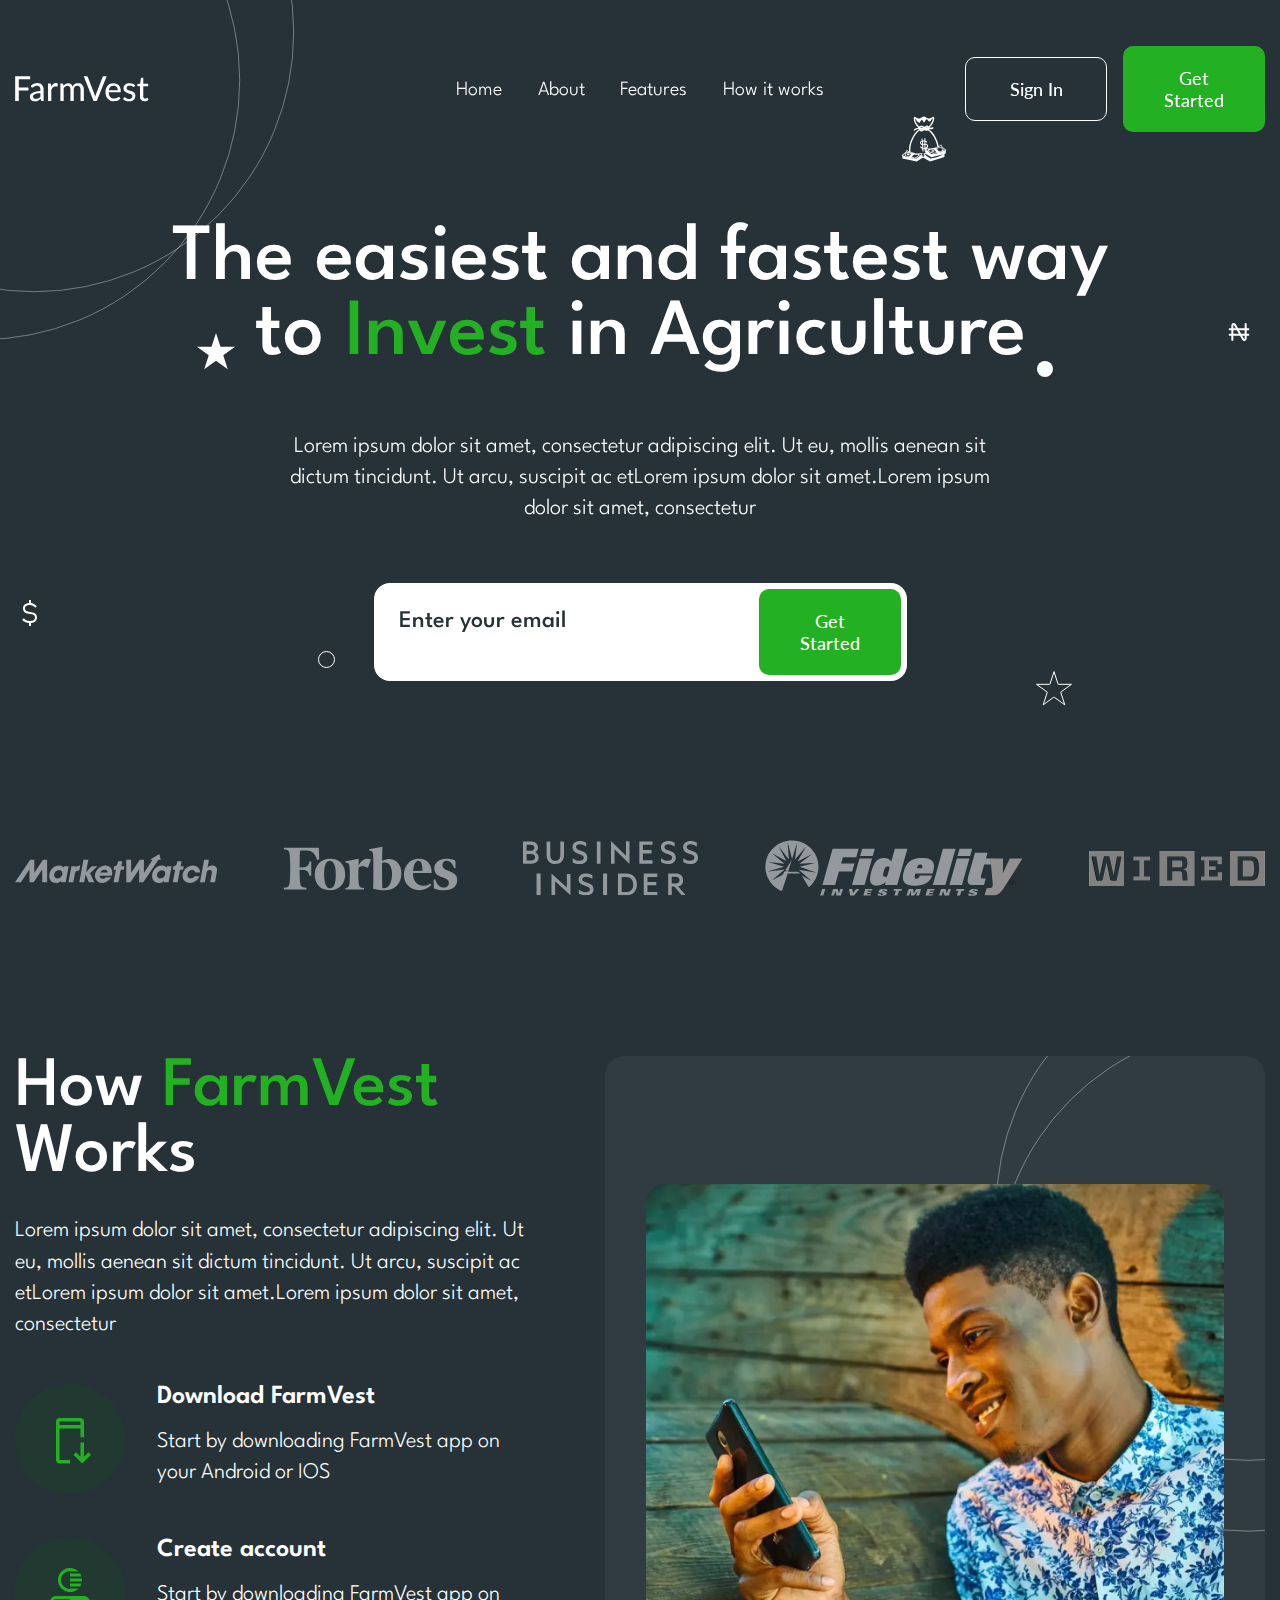
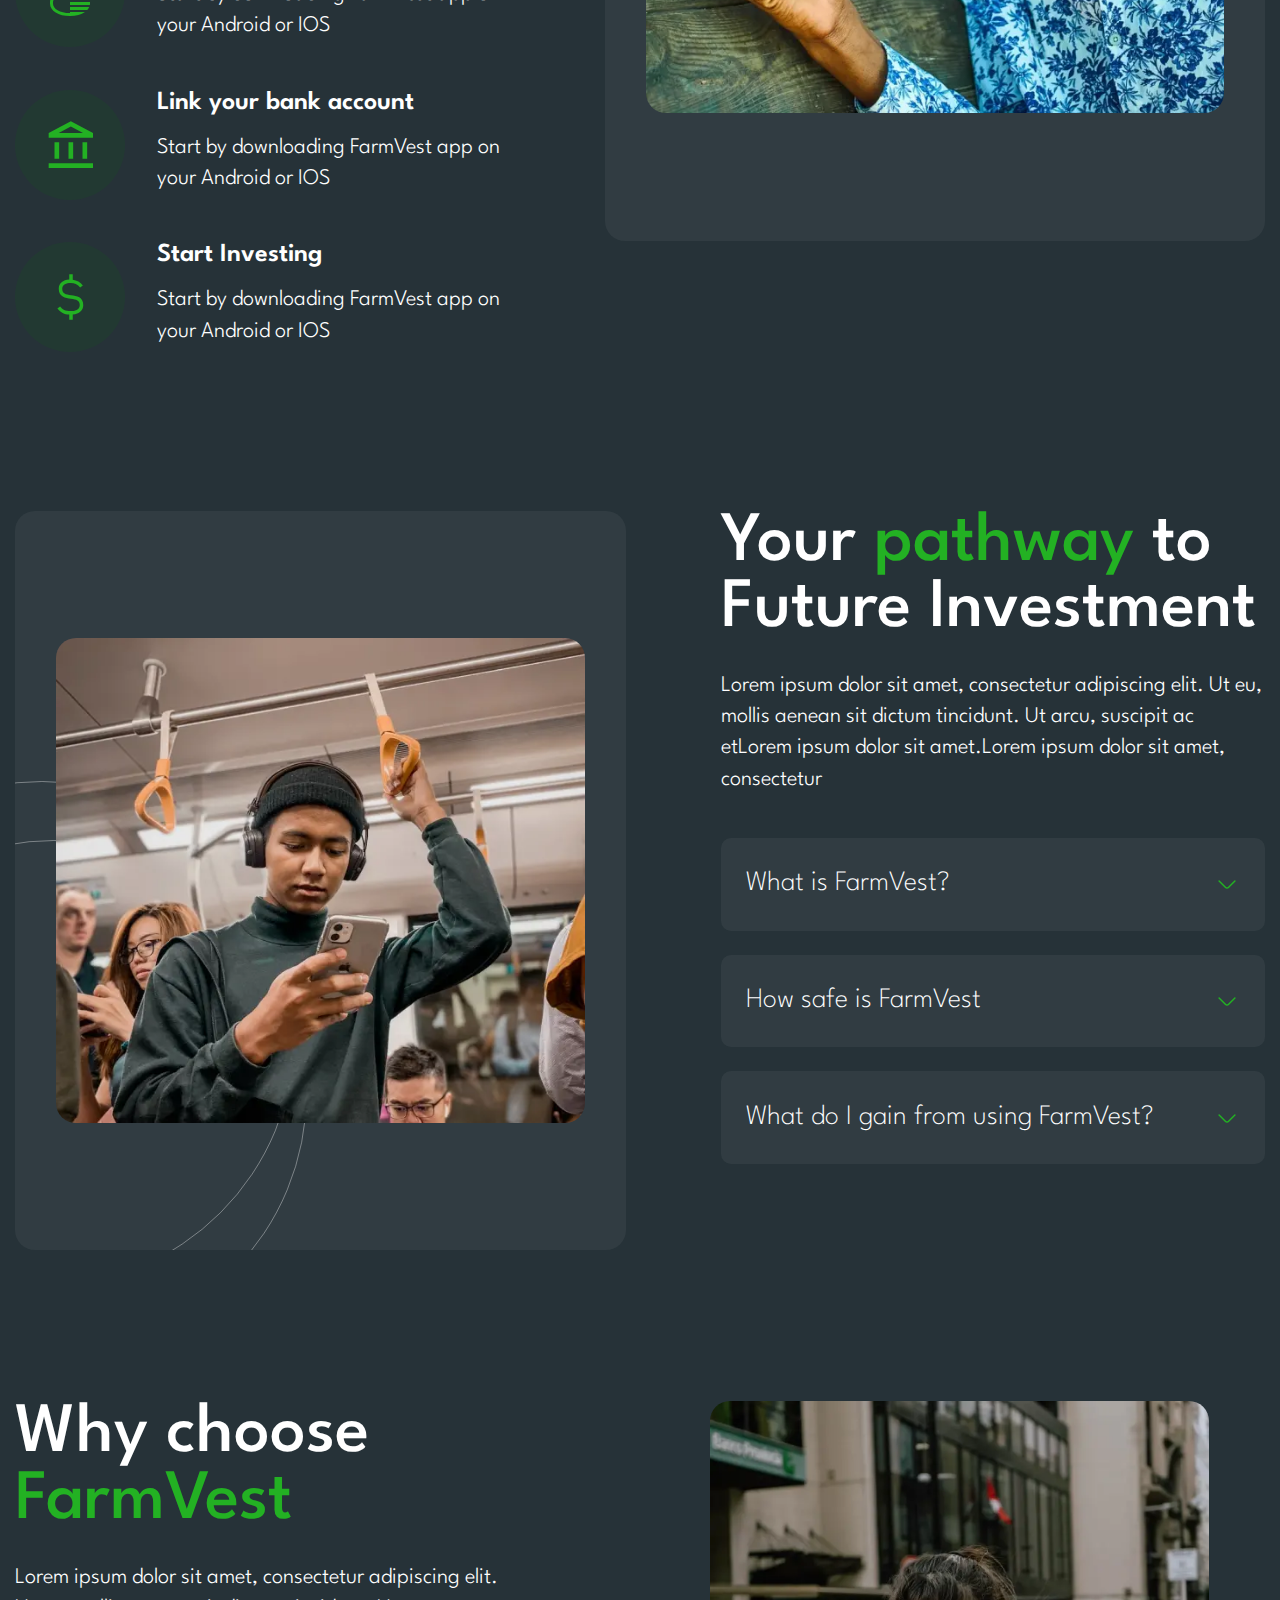
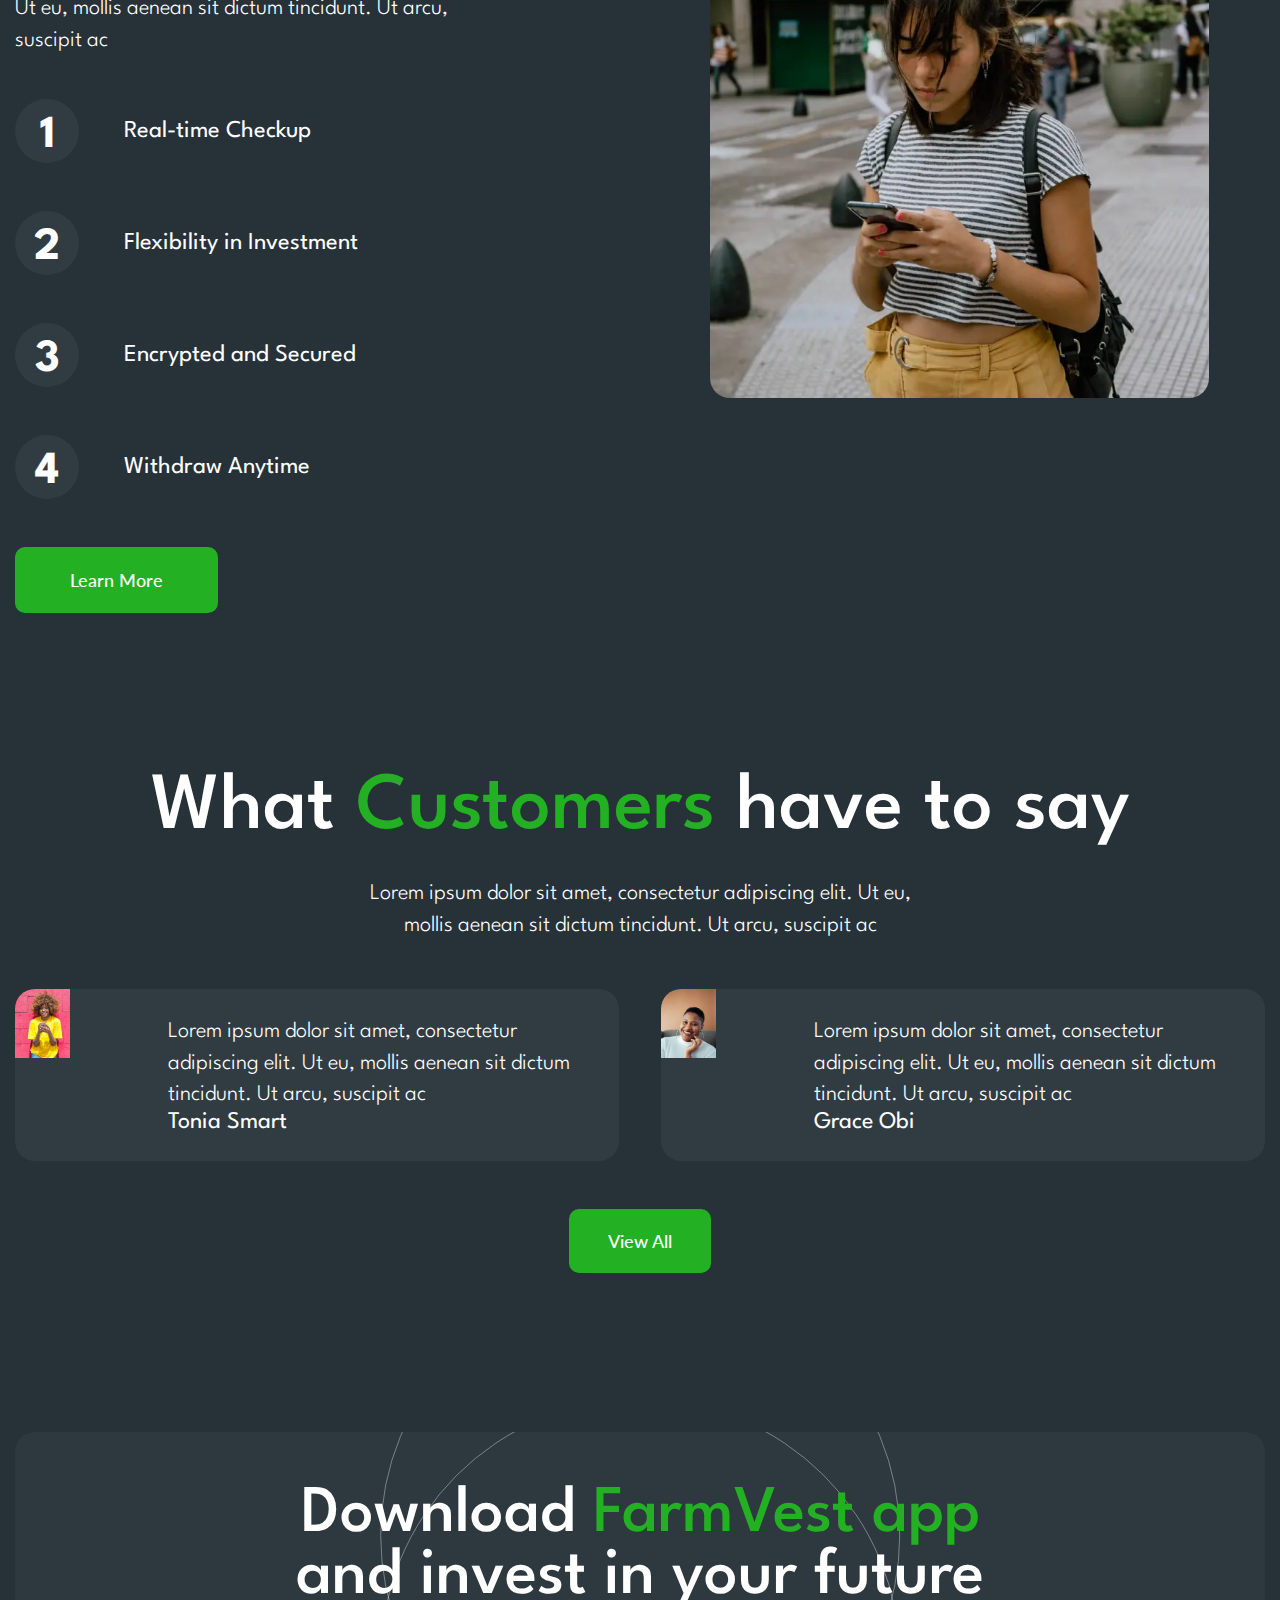
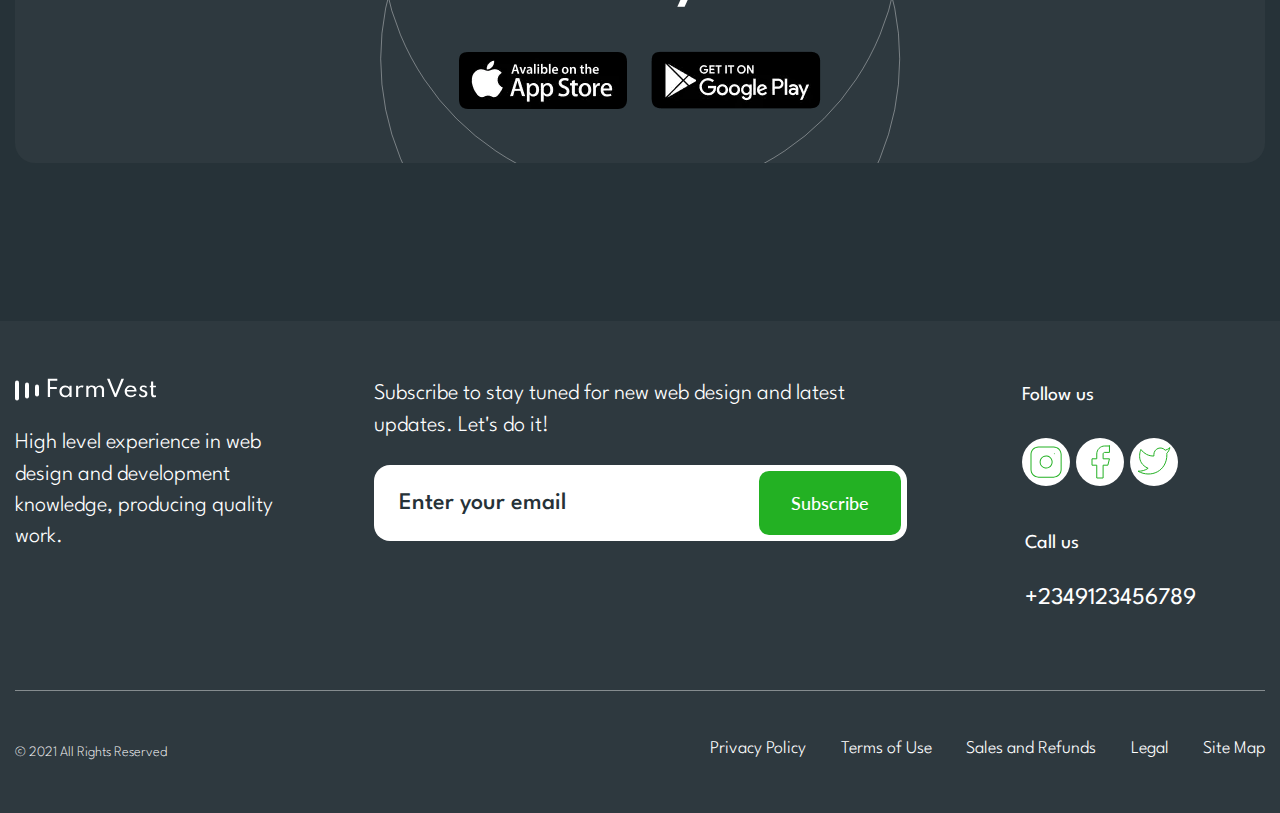
<file: docs/index.html>
<!DOCTYPE html>
<html lang="eng">

<head>
	<title>FarmVest</title>
	<meta charset="UTF-8">
	<meta name="format-detection" content="telephone=no">
	<!-- <style>body{opacity: 0;}</style> -->
	<link rel="stylesheet" href="css/style.min.css?_v=20221101233719">
	<!-- <link rel="shortcut icon" href="favicon.ico"> -->
	<!-- <meta name="robots" content="noindex, nofollow"> -->
	<meta name="viewport" content="width=device-width, initial-scale=1.0">
</head>

<body>
	<div class="wrapper">
		<header class="header">
			<div class="header__container-big">
				<a href="" class="header__logo"><img src="img/logo.svg" alt="Logo"></a>
				<div class="header__menu menu">
					<nav class="menu__body">
						<ul class="menu__list">
							<li class="menu__item"><a href="" class="menu__link">Home</a></li>
							<li class="menu__item"><a href="" class="menu__link">About</a></li>
							<li class="menu__item"><a href="" class="menu__link">Features</a></li>
							<li class="menu__item"><a href="" class="menu__link">How it works</a></li>
						</ul>
					</nav>
				</div>
				<div class="header__actions">
					<button type="button" class="header__button button button_border">Sign In</button>
					<button type="button" data-da=".menu__body,767.98" class="header__button button ">Get Started</button>
					<button type="button" class="menu__icon icon-menu"><span></span></button>
				</div>
			</div>
		</header>
		<main class="page">
			<section class="page__name main-block">
				<div class="main-block__container-big">
					<div class="main-block__container">
						<div class="main-block__content">
							<h1 class="main-block__title title">
								The easiest and fastest way to <span>Invest</span> in Agriculture
							</h1>
							<div class="main-block__text text">
								Lorem ipsum dolor sit amet, consectetur adipiscing elit. Ut eu, mollis aenean sit dictum tincidunt. Ut arcu, suscipit ac etLorem ipsum dolor sit amet.Lorem ipsum dolor sit amet, consectetur
							</div>
							<div class="main-block__form">
								<form action="#" class="form">
									<input data-required="email" autocomplete="off" autocomplete="off" type="text" name="form[]" data-error="ERROR!" placeholder="Enter your email" class="form__input">
									<button type="submit" class="form__button button">Get Started</button>
								</form>
							</div>
						</div>
						<div data-prlx-parent class="main-block__icons icons-main-block">
							<div data-prlx-mouse data-prlx-cx="150" data-prlx-cy="200" data-prlx-dxr class="icons-main-block__circle icons-main-block__circle_1"></div>
							<div data-prlx-mouse data-prlx-cx="200" data-prlx-cy="150" data-prlx-dyr class="icons-main-block__circle icons-main-block__circle_2"></div>
							<div class="icons-main-block__item icons-main-block__item_1">
								<img data-prlx-mouse data-prlx-cx="5" data-prlx-cy="5" src="img/main-block/icons/01.svg" alt="Icon">
							</div>
							<div class="icons-main-block__item icons-main-block__item_2">
								<img data-prlx-mouse data-prlx-cx="5" data-prlx-cy="5" data-prlx-dyr src="img/main-block/icons/02.svg" alt="Icon">
							</div>
							<div class="icons-main-block__item icons-main-block__item_3">
								<img data-prlx-mouse data-prlx-cx="5" data-prlx-cy="5" src="img/main-block/icons/03.svg" alt="Icon">
							</div>
							<div class="icons-main-block__item icons-main-block__item_4">
								<img data-prlx-mouse data-prlx-cx="5" data-prlx-cy="5" data-prlx-dyr src="img/main-block/icons/04.svg" alt="Icon">
							</div>
							<div class="icons-main-block__item icons-main-block__item_5">
								<img data-prlx-mouse data-prlx-cx="5" data-prlx-cy="5" src="img/main-block/icons/05.svg" alt="Icon">
							</div>
							<div class="icons-main-block__item icons-main-block__item_6">
								<img data-prlx-mouse data-prlx-cx="5" data-prlx-cy="5" data-prlx-dyr src="img/main-block/icons/06.svg" alt="Icon">
							</div>
							<div class="icons-main-block__item icons-main-block__item_7">
								<img data-prlx-mouse data-prlx-cx="5" data-prlx-cy="5" src="img/main-block/icons/07.svg" alt="Icon">
							</div>
						</div>
					</div>
				</div>
			</section>
			<div class="page__partners partners">
				<div class="partners__container">
					<div class="partners__item">
						<img src="img/partners/01.svg" alt="Partners">
					</div>
					<div class="partners__item">
						<img src="img/partners/02.svg" alt="Partners">
					</div>
					<div class="partners__item">
						<img src="img/partners/03.svg" alt="Partners">
					</div>
					<div class="partners__item">
						<img src="img/partners/04.svg" alt="Partners">
					</div>
					<div class="partners__item">
						<img src="img/partners/05.svg" alt="Partners">
					</div>
				</div>
			</div>
			<section class="page__how how">
				<div class="how__container">
					<div class="how__content">
						<h2 class="how__title title title_s64">
							How <span>FarmVest</span> Works
						</h2>
						<div class="how__text text">
							<p>Lorem ipsum dolor sit amet, consectetur adipiscing elit. Ut eu, mollis aenean sit dictum tincidunt. Ut arcu, suscipit ac etLorem ipsum dolor sit amet.Lorem ipsum dolor sit amet, consectetur </p>
						</div>
						<div class="how__steps steps-how">
							<div class="steps-how__item">
								<div class="steps-how__icon">
									<img src="img/how-it-works/icons/01.svg" alt="icon">
								</div>
								<div class="steps-how__body">
									<div class="steps-how__title">Download FarmVest</div>
									<div class="steps-how__text text">Start by downloading FarmVest app
										on your Android or IOS</div>
								</div>
							</div>
							<div class="steps-how__item">
								<div class="steps-how__icon">
									<img src="img/how-it-works/icons/02.svg" alt="icon">
								</div>
								<div class="steps-how__body">
									<div class="steps-how__title">Create account</div>
									<div class="steps-how__text text">Start by downloading FarmVest app
										on your Android or IOS</div>
								</div>
							</div>
							<div class="steps-how__item">
								<div class="steps-how__icon">
									<img src="img/how-it-works/icons/03.svg" alt="icon">
								</div>
								<div class="steps-how__body">
									<div class="steps-how__title">Link your bank account</div>
									<div class="steps-how__text text">Start by downloading FarmVest app
										on your Android or IOS</div>
								</div>
							</div>
							<div class="steps-how__item">
								<div class="steps-how__icon">
									<img src="img/how-it-works/icons/04.svg" alt="icon">
								</div>
								<div class="steps-how__body">
									<div class="steps-how__title">Start Investing</div>
									<div class="steps-how__text text">Start by downloading FarmVest app
										on your Android or IOS</div>
								</div>
							</div>
						</div>
					</div>
					<div class="how__image image-block">
						<div data-prlx-parent class="image-block__item">
							<picture><source srcset="img/how-it-works/image-01.webp" type="image/webp"><img data-coefficient="100" data-prlx data-direction="-1" src="img/how-it-works/image-01.jpg" alt="Image"></picture>
						</div>
						<div data-prlx-mouse data-prlx-cx="200" data-prlx-cy="150" data-prlx-dyr class="image-block__circle image-block__circle_1"></div>
						<div data-prlx-mouse data-prlx-cx="200" data-prlx-cy="150" data-prlx-dxr class="image-block__circle image-block__circle_2"></div>
					</div>
				</div>
			</section>
			<section class="page__pathway pathway">
				<div class="pathway__container">
					<div data-prlx-parent class="pathway__image image-block">
						<div data-depth="1" class="image-block__item">
							<picture><source srcset="img/pathway/image-02.webp" type="image/webp"><img data-coefficient="100" data-prlx data-direction="-1" src="img/pathway/image-02.jpg" alt="Image"></picture>
						</div>
						<div data-prlx-mouse data-prlx-cx="200" data-prlx-cy="150" data-prlx-dyr class="image-block__circle-pathway image-block__circle-pathway_1"></div>
						<div data-prlx-mouse data-prlx-cx="200" data-prlx-cy="150" data-prlx-dxr class="image-block__circle-pathway image-block__circle-pathway_2"></div>
					</div>
					<div class="pathway__content">
						<h2 class="pathway__title title title_s64">
							Your <span>pathway</span> to Future Investment
						</h2>
						<div class="pathway__text text">
							<p>Lorem ipsum dolor sit amet, consectetur adipiscing elit. Ut eu, mollis aenean sit dictum tincidunt. Ut arcu, suscipit ac etLorem ipsum dolor sit amet.Lorem ipsum dolor sit amet, consectetur </p>
						</div>
						<div data-spollers class="pathway__spollers spollers-pathway">
							<div class="spollers-pathway__item">
								<button type="button" data-spoller class="spollers-pathway__title">What is FarmVest?</button>
								<div class="spollers-pathway__body text">Lorem ipsum, dolor sit amet consectetur adipisicing elit. Perferendis debitis error harum ea molestiae facilis id rerum vero! Perferendis laudantium ipsum repellendus sint sed vel ad in porro totam eos.</div>
							</div>
							<div class="spollers-pathway__item">
								<button type="button" data-spoller class="spollers-pathway__title">How safe is FarmVest</button>
								<div class="spollers-pathway__body text">Lorem ipsum, dolor sit amet consectetur adipisicing elit. Perferendis debitis error harum ea molestiae facilis id rerum vero! Perferendis laudantium ipsum repellendus sint sed vel ad in porro totam eos.</div>
							</div>
							<div class="spollers-pathway__item">
								<button type="button" data-spoller class="spollers-pathway__title">What do I gain from using FarmVest?</button>
								<div class="spollers-pathway__body text">Lorem ipsum, dolor sit amet consectetur adipisicing elit. Perferendis debitis error harum ea molestiae facilis id rerum vero! Perferendis laudantium ipsum repellendus sint sed vel ad in porro totam eos.</div>
							</div>
						</div>
					</div>

				</div>
			</section>
			<section class="page__why why">
				<div class="page__container">
					<div class="who__content">
						<h2 class="who__title title title_s64">
							Why choose <span>FarmVest</span>
						</h2>
						<div class="who__text text">
							<p>Lorem ipsum dolor sit amet, consectetur adipiscing elit. Ut eu, mollis aenean sit dictum tincidunt. Ut arcu, suscipit ac</p>
						</div>
						<div class="who__steps steps-who">

							<ol class="steps-who__items">
								<li class="steps-who__title">Real-time Checkup</li>
								<li class="steps-who__title">Flexibility in Investment</li>
								<li class="steps-who__title">Encrypted and Secured</li>
								<li class="steps-who__title">Withdraw Anytime</li>
							</ol>

							<button class="steps-who__button button">Learn More</button>
						</div>
					</div>
					<div data-prlx-parent class="who__image">
						<picture><source srcset="img/why/image-01.webp" type="image/webp"><img data-coefficient="100" data-prlx data-direction="-1" src="img/why/image-01.jpg" alt="Image"></picture>
					</div>
				</div>
			</section>
			<section class="page__review review">
				<div class="review__container">
					<div class="review__description-cont">
						<h2 class="review__title title">
							What <span>Customers</span> have to say
						</h2>
						<span class="review__text text">Lorem ipsum dolor sit amet, consectetur adipiscing elit. Ut eu, mollis aenean sit dictum tincidunt. Ut arcu, suscipit ac</span>
					</div>
					<div class="review__items">
						<div class="review__item item-review">

							<div class="item-review__image">
								<picture><source srcset="img/review/image-01.webp" type="image/webp"><img src="img/review/image-01.jpg" alt="Image"></picture>
								<div class="item-review__body">
									<div class="item-review__text text">Lorem ipsum dolor sit amet, consectetur adipiscing elit. Ut eu, mollis aenean sit dictum tincidunt. Ut arcu, suscipit ac</div>
									<div class="item-review__name">Tonia Smart</div>
								</div>
							</div>

							<div class="item-review__image">
								<picture><source srcset="img/review/image-02.webp" type="image/webp"><img src="img/review/image-02.jpg" alt="Image"></picture>
								<div class="item-review__body">
									<div class="item-review__text text">Lorem ipsum dolor sit amet, consectetur adipiscing elit. Ut eu, mollis aenean sit dictum tincidunt. Ut arcu, suscipit ac</div>
									<div class="item-review__name">Grace Obi</div>
								</div>
							</div>

						</div>
						<button class="review__button button" type="button">View All</button>
					</div>
				</div>
			</section>
			<section class="page__download download">
				<div data-prlx-parent class="download__container">
					<div class="download__body">
						<h2 class="download__title title title_s73">
							Download <span>FarmVest app</span>
							and invest in your future
						</h2>
						<div class="download__apps">
							<a href="" class="download__app">
								<picture><source srcset="img/download/image-01.webp" type="image/webp"><img src="img/download/image-01.png" alt="AppStore"></picture>
							</a>
							<a href="" class="download__app">
								<picture><source srcset="img/download/image-02.webp" type="image/webp"><img src="img/download/image-02.png" alt="GooglePlay"></picture>
							</a>
						</div>
						<div data-prlx-mouse data-prlx-cx="200" data-prlx-cy="150" data-prlx-dyr class="download__circle download__circle_1"></div>
						<div data-prlx-mouse data-prlx-cy="200" data-prlx-cx="150" data-prlx-dyr class="download__circle download__circle_2"></div>
					</div>
				</div>
			</section>
		</main>
		<footer class="footer">
			<div class="footer__container-big">
				<div class="footer__main main-footer">
					<div class="main-footer__info">
						<a href="#" class="main-footer__logo"><img src="img/footer/footer-logo.svg" alt="Logo"></a>
						<div class="main-footer__text text">
							High level experience in web design and development knowledge, producing quality work.
						</div>
					</div>
					<div class="main-footer__form form-main">
						<div class="form-main__text text">Subscribe to stay tuned for new web design and latest updates. Let's do it!</div>
						<form action="#" class="form">
							<input data-required="email" autocomplete="off" autocomplete="off" type="text" name="form[]" data-error="ERROR!" placeholder="Enter your email" class="form__input">
							<button type="submit" class="form__button button">Subscribe</button>
						</form>
					</div>
					<div class="main-footer__contacts">
						<div class="main-footer__social social-footer">
							<div class="social-footer__description footer-title">Follow us</div>
							<div class="social-footer__icons">
								<a href="" class="social-footer__icons-instagram"><img src="img/footer/instagram-01.svg" alt="Instagram"></a>
								<a href="" class="social-footer__icons-facebook"><img src="img/footer/facebook-02.svg" alt="Facebook"></a>
								<a href="" class="social-footer__icons-itwitter"><img src="img/footer/twitter-03.svg" alt="Twitter"></a>
							</div>
						</div>
						<div class="main-footer__phone phone-footer">
							<div class="phone-footer__description footer-title">Call us</div>
							<a href="tel:+2349123456789" class="phone-footer__phone-number">+2349123456789</a>
						</div>
					</div>
				</div>
				<div class="footer__down down-footer">
					<div class="down-footer__reserved footer-text-down">© 2021 All Rights Reserved</div>
					<ul class="down-footer__privacy">
						<li>Privacy Policy</li>
						<li>Terms of Use</li>
						<li>Sales and Refunds</li>
						<li>Legal</li>
						<li>Site Map</li>
					</ul>
				</div>
			</div>
		</footer>
	</div>
	<!-- 
<div id="popup" aria-hidden="true" class="popup">
	<div class="popup__wrapper">
		<div class="popup__content">
			<button data-close type="button" class="popup__close">Закрыть</button>
			<div class="popup__text">
			</div>
		</div>
	</div>
</div>
 -->

	<script src="js/app.min.js?_v=20221101233719"></script>
</body>

</html>
</file>
<file: docs/css/style.min.css>
@charset "UTF-8";@import url(https://fonts.googleapis.com/css?family=League+Spartan:300,regular,500,600,700&display=swap);@import url(https://fonts.googleapis.com/css?family=Lato:regular,500&display=swap);*{padding:0;margin:0;border:0}*,:after,:before{-webkit-box-sizing:border-box;box-sizing:border-box}body,html{height:100%;min-width:320px}body{color:#fff;line-height:1;font-family:"League Spartan";font-size:1.5rem;-ms-text-size-adjust:100%;-moz-text-size-adjust:100%;-webkit-text-size-adjust:100%;-webkit-font-smoothing:antialiased;-moz-osx-font-smoothing:grayscale}button,input,textarea{font-family:"League Spartan";font-size:inherit}button{cursor:pointer;color:inherit;background-color:inherit}a{color:inherit}a:link,a:visited{text-decoration:none}a:hover{text-decoration:none}ul li{list-style:none}img{vertical-align:top}h1,h2,h3,h4,h5,h6{font-weight:inherit;font-size:inherit}body{background-color:#263238}.lock body{overflow:hidden;-ms-touch-action:none;touch-action:none}.wrapper{min-height:100%;display:-webkit-box;display:-ms-flexbox;display:flex;-webkit-box-orient:vertical;-webkit-box-direction:normal;-ms-flex-direction:column;flex-direction:column;overflow:hidden}.wrapper>main{-webkit-box-flex:1;-ms-flex:1 1 auto;flex:1 1 auto}.wrapper>*{min-width:0}[class*=__container]{max-width:88.75rem;margin:0 auto;padding:0 .9375rem}[class*=__container-big]{max-width:101.25rem;-webkit-box-sizing:content-box;box-sizing:content-box;margin:0 auto;padding:0 .9375rem}.form{max-width:33.3125rem;width:33.3125rem;background-color:#fff;display:-webkit-box;display:-ms-flexbox;display:flex;-webkit-box-pack:justify;-ms-flex-pack:justify;justify-content:space-between;padding:.375rem;gap:.375rem;background:#fff;border-radius:1rem;position:relative}.form__input{width:100%;height:4rem;padding:0 1.1875rem;color:#263238;font-weight:500;border-radius:.625rem}.form__input::-webkit-input-placeholder{color:#263238}.form__input::-moz-placeholder{color:#263238}.form__input:-ms-input-placeholder{color:#263238}.form__input::-ms-input-placeholder{color:#263238}.form__input::placeholder{color:#263238}.form__error{position:absolute;top:0;left:50%;-webkit-transform:translate(-50%,-50%);-ms-transform:translate(-50%,-50%);transform:translate(-50%,-50%);background-color:red;padding:.5625rem .375rem .375rem .375rem;border-radius:100vh;border:solid .1875rem #fff;color:#fff;font-weight:500}.button{font-family:Lato;font-weight:500;display:inline-block;line-height:1.2222222222;padding:1.3125rem 1.5625rem;background-color:#23b123;border-radius:.625rem;-webkit-transition:all .3s;-o-transition:all .3s;transition:all .3s;font-size:1.125rem}.button_border{background-color:transparent;border:1px solid #fff;padding:1.25rem 1.5625rem;-webkit-transition:all .3s;-o-transition:all .3s;transition:all .3s}.button._fw{width:100%}[class*=-ibg]{position:relative}[class*=-ibg] img{position:absolute;width:100%;height:100%;top:0;left:0;-o-object-fit:cover;object-fit:cover}[class*=-ibg_contain] img{-o-object-fit:contain;object-fit:contain}.title{font-weight:500;line-height:.9285714286;color:#fff}@supports (font-size:clamp(2.8125rem ,2.0606203008rem + 3.7593984962vw ,5.9375rem)){.title{font-size:clamp(2.8125rem ,2.0606203008rem + 3.7593984962vw ,5.9375rem)}}@supports not (font-size:clamp(2.8125rem ,2.0606203008rem + 3.7593984962vw ,5.9375rem)){.title{font-size:calc(2.8125rem + 3.125 * (100vw - 20rem)/ 83.125)}}.title span{color:#23b123}@supports (font-size:clamp(2.5rem ,1.8533834586rem + 3.2330827068vw ,5.1875rem)){.title_s64{font-size:clamp(2.5rem ,1.8533834586rem + 3.2330827068vw ,5.1875rem)}}@supports not (font-size:clamp(2.5rem ,1.8533834586rem + 3.2330827068vw ,5.1875rem)){.title_s64{font-size:calc(2.5rem + 2.6875 * (100vw - 20rem)/ 83.125)}}.text{line-height:140%;font-weight:300}@supports (font-size:clamp(1.125rem ,1.0347744361rem + 0.4511278195vw ,1.5rem)){.text{font-size:clamp(1.125rem ,1.0347744361rem + .4511278195vw ,1.5rem)}}@supports not (font-size:clamp(1.125rem ,1.0347744361rem + 0.4511278195vw ,1.5rem)){.text{font-size:calc(1.125rem + .375 * (100vw - 20rem)/ 83.125)}}.footer-title{line-height:180%;font-weight:400}@supports (font-size:clamp(0.875rem ,0.7546992481rem + 0.6015037594vw ,1.375rem)){.footer-title{font-size:clamp(.875rem ,.7546992481rem + .6015037594vw ,1.375rem)}}@supports not (font-size:clamp(0.875rem ,0.7546992481rem + 0.6015037594vw ,1.375rem)){.footer-title{font-size:calc(.875rem + .5 * (100vw - 20rem)/ 83.125)}}.footer-text-down{line-height:180%;font-weight:200}@supports (font-size:clamp(0.625rem ,0.5347744361rem + 0.4511278195vw ,1rem)){.footer-text-down{font-size:clamp(.625rem ,.5347744361rem + .4511278195vw ,1rem)}}@supports not (font-size:clamp(0.625rem ,0.5347744361rem + 0.4511278195vw ,1rem)){.footer-text-down{font-size:calc(.625rem + .375 * (100vw - 20rem)/ 83.125)}}.image-block{background:rgba(255,255,255,.05);border-radius:1.25rem;display:-webkit-box;display:-ms-flexbox;display:flex;position:relative;overflow:hidden}@supports (padding-top:clamp(1.875rem ,-0.155075188rem + 10.1503759398vw ,10.3125rem)){.image-block{padding-top:clamp(1.875rem ,-.155075188rem + 10.1503759398vw ,10.3125rem)}}@supports not (padding-top:clamp(1.875rem ,-0.155075188rem + 10.1503759398vw ,10.3125rem)){.image-block{padding-top:calc(1.875rem + 8.4375 * (100vw - 20rem)/ 83.125)}}@supports (padding-bottom:clamp(1.875rem ,-0.155075188rem + 10.1503759398vw ,10.3125rem)){.image-block{padding-bottom:clamp(1.875rem ,-.155075188rem + 10.1503759398vw ,10.3125rem)}}@supports not (padding-bottom:clamp(1.875rem ,-0.155075188rem + 10.1503759398vw ,10.3125rem)){.image-block{padding-bottom:calc(1.875rem + 8.4375 * (100vw - 20rem)/ 83.125)}}@supports (padding-left:clamp(1.875rem ,1.6494360902rem + 1.1278195489vw ,2.8125rem)){.image-block{padding-left:clamp(1.875rem ,1.6494360902rem + 1.1278195489vw ,2.8125rem)}}@supports not (padding-left:clamp(1.875rem ,1.6494360902rem + 1.1278195489vw ,2.8125rem)){.image-block{padding-left:calc(1.875rem + .9375 * (100vw - 20rem)/ 83.125)}}@supports (padding-right:clamp(1.875rem ,1.6494360902rem + 1.1278195489vw ,2.8125rem)){.image-block{padding-right:clamp(1.875rem ,1.6494360902rem + 1.1278195489vw ,2.8125rem)}}@supports not (padding-right:clamp(1.875rem ,1.6494360902rem + 1.1278195489vw ,2.8125rem)){.image-block{padding-right:calc(1.875rem + .9375 * (100vw - 20rem)/ 83.125)}}.image-block .image-block__item{display:-webkit-box;display:-ms-flexbox;display:flex;-webkit-box-pack:center;-ms-flex-pack:center;justify-content:center}.image-block .image-block__circle{position:absolute;width:100%;height:100%;top:0;left:0}.image-block .image-block__circle::before{content:"";top:0;right:0;position:absolute;border-radius:50%;border:1px solid rgba(255,255,255,.37)}@supports (width:clamp(18.75rem ,14.4642857143rem + 21.4285714286vw ,36.5625rem)){.image-block .image-block__circle::before{width:clamp(18.75rem ,14.4642857143rem + 21.4285714286vw ,36.5625rem)}}@supports not (width:clamp(18.75rem ,14.4642857143rem + 21.4285714286vw ,36.5625rem)){.image-block .image-block__circle::before{width:calc(18.75rem + 17.8125 * (100vw - 20rem)/ 83.125)}}@supports (height:clamp(18.75rem ,14.4642857143rem + 21.4285714286vw ,36.5625rem)){.image-block .image-block__circle::before{height:clamp(18.75rem ,14.4642857143rem + 21.4285714286vw ,36.5625rem)}}@supports not (height:clamp(18.75rem ,14.4642857143rem + 21.4285714286vw ,36.5625rem)){.image-block .image-block__circle::before{height:calc(18.75rem + 17.8125 * (100vw - 20rem)/ 83.125)}}.image-block .image-block__circle_1::before{-webkit-transform:translate(calc(50% - 1rem),-20%);-ms-transform:translate(calc(50% - 1rem),-20%);transform:translate(calc(50% - 1rem),-20%)}.image-block .image-block__circle_2::before{-webkit-transform:translate(calc(50% - 1rem),-6%);-ms-transform:translate(calc(50% - 1rem),-6%);transform:translate(calc(50% - 1rem),-6%)}.image-block__item{text-align:center;position:relative;z-index:2;-webkit-box-flex:1;-ms-flex:1 1 100%;flex:1 1 100%}.image-block__item img{max-width:100%;border-radius:1.25rem}.header{position:fixed;top:0;left:0;width:100%;z-index:50;-webkit-transition:all .3s ease 0s;-o-transition:all .3s ease 0s;transition:all .3s ease 0s}@supports (padding-top:clamp(0.625rem ,-0.1268796992rem + 3.7593984962vw ,3.75rem)){.header{padding-top:clamp(.625rem ,-.1268796992rem + 3.7593984962vw ,3.75rem)}}@supports not (padding-top:clamp(0.625rem ,-0.1268796992rem + 3.7593984962vw ,3.75rem)){.header{padding-top:calc(.625rem + 3.125 * (100vw - 20rem)/ 83.125)}}@supports (padding-bottom:clamp(0.625rem ,-0.1268796992rem + 3.7593984962vw ,3.75rem)){.header{padding-bottom:clamp(.625rem ,-.1268796992rem + 3.7593984962vw ,3.75rem)}}@supports not (padding-bottom:clamp(0.625rem ,-0.1268796992rem + 3.7593984962vw ,3.75rem)){.header{padding-bottom:calc(.625rem + 3.125 * (100vw - 20rem)/ 83.125)}}.header._header-scroll{padding-top:1.25rem;padding-bottom:1.25rem;background-color:rgba(0,0,0,.358);-webkit-backdrop-filter:blur(15px);backdrop-filter:blur(15px)}.header__container-big{display:-ms-grid;display:grid;-ms-grid-columns:18.75rem 1fr 18.75rem;grid-template-columns:18.75rem 1fr 18.75rem;-webkit-box-align:center;-ms-flex-align:center;align-items:center}.header__logo{position:relative;z-index:5}@supports (width:clamp(7.5rem ,6.2042253521rem + 2.6995305164vw ,8.9375rem)){.header__logo{width:clamp(7.5rem ,6.2042253521rem + 2.6995305164vw ,8.9375rem)}}@supports not (width:clamp(7.5rem ,6.2042253521rem + 2.6995305164vw ,8.9375rem)){.header__logo{width:calc(7.5rem + 1.4375 * (100vw - 48rem)/ 53.25)}}.header__logo img{max-width:100%}.header__menu{-webkit-box-flex:1;-ms-flex:1 1 auto;flex:1 1 auto}.header__actions{position:relative;z-index:5;display:-webkit-box;display:-ms-flexbox;display:flex;gap:1rem;-webkit-box-align:center;-ms-flex-align:center;align-items:center}.menu{padding:0 .625rem}.menu__list{display:-webkit-box;display:-ms-flexbox;display:flex;-ms-flex-wrap:wrap;flex-wrap:wrap;-webkit-box-pack:center;-ms-flex-pack:center;justify-content:center;-webkit-box-align:center;-ms-flex-align:center;align-items:center;row-gap:.625rem}@supports ((-moz-column-gap:clamp(0.9375rem ,0.5014097744rem + 2.1804511278vw ,2.75rem)) or (column-gap:clamp(0.9375rem ,0.5014097744rem + 2.1804511278vw ,2.75rem))){.menu__list{-webkit-column-gap:clamp(.9375rem ,.5014097744rem + 2.1804511278vw ,2.75rem);-moz-column-gap:clamp(.9375rem ,.5014097744rem + 2.1804511278vw ,2.75rem);column-gap:clamp(.9375rem ,.5014097744rem + 2.1804511278vw ,2.75rem)}}@supports not ((-moz-column-gap:clamp(0.9375rem ,0.5014097744rem + 2.1804511278vw ,2.75rem)) or (column-gap:clamp(0.9375rem ,0.5014097744rem + 2.1804511278vw ,2.75rem))){.menu__list{-webkit-column-gap:calc(.9375rem + 1.8125 * (100vw - 20rem)/ 83.125);-moz-column-gap:calc(.9375rem + 1.8125 * (100vw - 20rem)/ 83.125);column-gap:calc(.9375rem + 1.8125 * (100vw - 20rem)/ 83.125)}}.menu__link{font-size:1.25rem;font-weight:300;-webkit-transition:color .3s ease 0s;-o-transition:color .3s ease 0s;transition:color .3s ease 0s}.icon-menu{display:none}.footer{background-color:rgba(53,64,70,.5)}@supports (padding-top:clamp(1.875rem ,1.3035714286rem + 2.8571428571vw ,4.25rem)){.footer{padding-top:clamp(1.875rem ,1.3035714286rem + 2.8571428571vw ,4.25rem)}}@supports not (padding-top:clamp(1.875rem ,1.3035714286rem + 2.8571428571vw ,4.25rem)){.footer{padding-top:calc(1.875rem + 2.375 * (100vw - 20rem)/ 83.125)}}@supports (padding-bottom:clamp(1.5625rem ,1.0963345865rem + 2.3308270677vw ,3.5rem)){.footer{padding-bottom:clamp(1.5625rem ,1.0963345865rem + 2.3308270677vw ,3.5rem)}}@supports not (padding-bottom:clamp(1.5625rem ,1.0963345865rem + 2.3308270677vw ,3.5rem)){.footer{padding-bottom:calc(1.5625rem + 1.9375 * (100vw - 20rem)/ 83.125)}}.main-footer{display:-ms-grid;display:grid;-webkit-box-pack:justify;-ms-flex-pack:justify;justify-content:space-between;-ms-grid-columns:(1fr)[3];grid-template-columns:repeat(3,1fr)}@supports (padding-bottom:clamp(1.875rem ,0.8223684211rem + 5.2631578947vw ,6.25rem)){.main-footer{padding-bottom:clamp(1.875rem ,.8223684211rem + 5.2631578947vw ,6.25rem)}}@supports not (padding-bottom:clamp(1.875rem ,0.8223684211rem + 5.2631578947vw ,6.25rem)){.main-footer{padding-bottom:calc(1.875rem + 4.375 * (100vw - 20rem)/ 83.125)}}.main-footer__info{max-width:22rem}.main-footer__text{margin-top:1.5rem;margin-right:3.125rem}.main-footer__form{max-width:33.3125rem}.main-footer__form input{width:100%}.main-footer__contacts{display:-webkit-box;display:-ms-flexbox;display:flex;-webkit-box-pack:end;-ms-flex-pack:end;justify-content:flex-end}@supports (gap:clamp(1.25rem ,0.8289473684rem + 2.1052631579vw ,3rem)){.main-footer__contacts{gap:clamp(1.25rem ,.8289473684rem + 2.1052631579vw ,3rem)}}@supports not (gap:clamp(1.25rem ,0.8289473684rem + 2.1052631579vw ,3rem)){.main-footer__contacts{gap:calc(1.25rem + 1.75 * (100vw - 20rem)/ 83.125)}}.main-footer__social{min-width:11.0625rem}.main-footer__phone{display:-webkit-box;display:-ms-flexbox;display:flex;-webkit-box-orient:vertical;-webkit-box-direction:normal;-ms-flex-direction:column;flex-direction:column}.form-main__text{margin-bottom:1.5rem}.social-footer__description{margin-bottom:1.5rem}.phone-footer__description{margin-bottom:1.5rem}.down-footer{display:-webkit-box;display:-ms-flexbox;display:flex;-webkit-box-pack:justify;-ms-flex-pack:justify;justify-content:space-between;border-top:1px solid rgba(255,255,255,.42)}@supports (padding-top:clamp(1.875rem ,1.4840225564rem + 1.954887218vw ,3.5rem)){.down-footer{padding-top:clamp(1.875rem ,1.4840225564rem + 1.954887218vw ,3.5rem)}}@supports not (padding-top:clamp(1.875rem ,1.4840225564rem + 1.954887218vw ,3.5rem)){.down-footer{padding-top:calc(1.875rem + 1.625 * (100vw - 20rem)/ 83.125)}}.down-footer__reserved{display:-webkit-box;display:-ms-flexbox;display:flex}.down-footer__privacy{display:-webkit-box;display:-ms-flexbox;display:flex;font-size:1.125rem;font-weight:300;-ms-flex-wrap:wrap;flex-wrap:wrap}@supports (gap:clamp(1.25rem ,0.9492481203rem + 1.5037593985vw ,2.5rem)){.down-footer__privacy{gap:clamp(1.25rem ,.9492481203rem + 1.5037593985vw ,2.5rem)}}@supports not (gap:clamp(1.25rem ,0.9492481203rem + 1.5037593985vw ,2.5rem)){.down-footer__privacy{gap:calc(1.25rem + 1.25 * (100vw - 20rem)/ 83.125)}}.main-block__container-big{position:relative}.main-block__content{position:relative;z-index:1;display:-webkit-box;display:-ms-flexbox;display:flex;-webkit-box-orient:vertical;-webkit-box-direction:normal;-ms-flex-direction:column;flex-direction:column;-webkit-box-pack:center;-ms-flex-pack:center;justify-content:center;-webkit-box-align:center;-ms-flex-align:center;align-items:center;text-align:center}@supports (padding-top:clamp(9.375rem ,7.8712406015rem + 7.5187969925vw ,15.625rem)){.main-block__content{padding-top:clamp(9.375rem ,7.8712406015rem + 7.5187969925vw ,15.625rem)}}@supports not (padding-top:clamp(9.375rem ,7.8712406015rem + 7.5187969925vw ,15.625rem)){.main-block__content{padding-top:calc(9.375rem + 6.25 * (100vw - 20rem)/ 83.125)}}@supports (padding-bottom:clamp(3.125rem ,0.8693609023rem + 11.2781954887vw ,12.5rem)){.main-block__content{padding-bottom:clamp(3.125rem ,.8693609023rem + 11.2781954887vw ,12.5rem)}}@supports not (padding-bottom:clamp(3.125rem ,0.8693609023rem + 11.2781954887vw ,12.5rem)){.main-block__content{padding-bottom:calc(3.125rem + 9.375 * (100vw - 20rem)/ 83.125)}}.main-block__title{max-width:60.375rem}.main-block__title:not(:last-child){margin-bottom:4.3125rem}@supports (margin-bottom:clamp(1.875rem ,1.2885338346rem + 2.9323308271vw ,4.3125rem)){.main-block__title:not(:last-child){margin-bottom:clamp(1.875rem ,1.2885338346rem + 2.9323308271vw ,4.3125rem)}}@supports not (margin-bottom:clamp(1.875rem ,1.2885338346rem + 2.9323308271vw ,4.3125rem)){.main-block__title:not(:last-child){margin-bottom:calc(1.875rem + 2.4375 * (100vw - 20rem)/ 83.125)}}.main-block__text{max-width:45.625rem}.main-block__text:not(:last-child){margin-bottom:3rem}@supports (margin-bottom:clamp(1.875rem ,1.2885338346rem + 2.9323308271vw ,4.3125rem)){.main-block__text:not(:last-child){margin-bottom:clamp(1.875rem ,1.2885338346rem + 2.9323308271vw ,4.3125rem)}}@supports not (margin-bottom:clamp(1.875rem ,1.2885338346rem + 2.9323308271vw ,4.3125rem)){.main-block__text:not(:last-child){margin-bottom:calc(1.875rem + 2.4375 * (100vw - 20rem)/ 83.125)}}.icons-main-block__item{pointer-events:none;position:absolute}.icons-main-block__item_1{top:71.1794871795%;left:.875rem}.icons-main-block__item_2{top:39.6923076923%;left:15.3086419753%}.icons-main-block__item_3{top:77.641025641%;left:24.8765432099%}.icons-main-block__item_4{top:13.7435897436%;left:70.3086419753%}.icons-main-block__item_5{top:42.9743589744%;left:81.049382716%}.icons-main-block__item_6{top:79.8974358974%;left:80.8024691358%}.icons-main-block__item_7{top:37.641025641%;right:1.5625rem}.icons-main-block__circle{pointer-events:none;position:absolute;top:0;left:0}@supports (width:clamp(21.875rem ,18.3411654135rem + 17.6691729323vw ,36.5625rem)){.icons-main-block__circle{width:clamp(21.875rem ,18.3411654135rem + 17.6691729323vw ,36.5625rem)}}@supports not (width:clamp(21.875rem ,18.3411654135rem + 17.6691729323vw ,36.5625rem)){.icons-main-block__circle{width:calc(21.875rem + 14.6875 * (100vw - 20rem)/ 83.125)}}@supports (height:clamp(21.875rem ,18.3411654135rem + 17.6691729323vw ,36.5625rem)){.icons-main-block__circle{height:clamp(21.875rem ,18.3411654135rem + 17.6691729323vw ,36.5625rem)}}@supports not (height:clamp(21.875rem ,18.3411654135rem + 17.6691729323vw ,36.5625rem)){.icons-main-block__circle{height:calc(21.875rem + 14.6875 * (100vw - 20rem)/ 83.125)}}.icons-main-block__circle::before{display:block;border-radius:50%;content:"";border:1px solid rgba(255,255,255,.37);width:100%;height:100%}.icons-main-block__circle_1::before{-webkit-transform:translate(calc(-50% + 2.125rem),calc(-50% + 2rem));-ms-transform:translate(calc(-50% + 2.125rem),calc(-50% + 2rem));transform:translate(calc(-50% + 2.125rem),calc(-50% + 2rem))}.icons-main-block__circle_2::before{-webkit-transform:translate(calc(-50% + -1.25rem),calc(-50% + 5rem));-ms-transform:translate(calc(-50% + -1.25rem),calc(-50% + 5rem));transform:translate(calc(-50% + -1.25rem),calc(-50% + 5rem))}@supports (padding-bottom:clamp(3.125rem ,0.8693609023rem + 11.2781954887vw ,12.5rem)){.page__partners{padding-bottom:clamp(3.125rem ,.8693609023rem + 11.2781954887vw ,12.5rem)}}@supports not (padding-bottom:clamp(3.125rem ,0.8693609023rem + 11.2781954887vw ,12.5rem)){.page__partners{padding-bottom:calc(3.125rem + 9.375 * (100vw - 20rem)/ 83.125)}}.partners__container{display:-webkit-box;display:-ms-flexbox;display:flex;-webkit-box-pack:justify;-ms-flex-pack:justify;justify-content:space-between;-webkit-box-align:center;-ms-flex-align:center;align-items:center;gap:2.5rem;-ms-flex-wrap:wrap;flex-wrap:wrap}.partners__item{text-align:center}.partners__item img{max-width:100%}@supports (padding-bottom:clamp(3.125rem ,0.8693609023rem + 11.2781954887vw ,12.5rem)){.how{padding-bottom:clamp(3.125rem ,.8693609023rem + 11.2781954887vw ,12.5rem)}}@supports not (padding-bottom:clamp(3.125rem ,0.8693609023rem + 11.2781954887vw ,12.5rem)){.how{padding-bottom:calc(3.125rem + 9.375 * (100vw - 20rem)/ 83.125)}}.how__container{display:-ms-grid;display:grid}@supports (gap:clamp(1.875rem ,0.897556391rem + 4.8872180451vw ,5.9375rem)){.how__container{gap:clamp(1.875rem ,.897556391rem + 4.8872180451vw ,5.9375rem)}}@supports not (gap:clamp(1.875rem ,0.897556391rem + 4.8872180451vw ,5.9375rem)){.how__container{gap:calc(1.875rem + 4.0625 * (100vw - 20rem)/ 83.125)}}@supports (margin-bottom:clamp(1.25rem ,1.0996240602rem + 0.7518796992vw ,1.875rem)){.how__title:not(:last-child){margin-bottom:clamp(1.25rem ,1.0996240602rem + .7518796992vw ,1.875rem)}}@supports not (margin-bottom:clamp(1.25rem ,1.0996240602rem + 0.7518796992vw ,1.875rem)){.how__title:not(:last-child){margin-bottom:calc(1.25rem + .625 * (100vw - 20rem)/ 83.125)}}@supports (margin-bottom:clamp(1.875rem ,1.6043233083rem + 1.3533834586vw ,3rem)){.how__text:not(:last-child){margin-bottom:clamp(1.875rem ,1.6043233083rem + 1.3533834586vw ,3rem)}}@supports not (margin-bottom:clamp(1.875rem ,1.6043233083rem + 1.3533834586vw ,3rem)){.how__text:not(:last-child){margin-bottom:calc(1.875rem + 1.125 * (100vw - 20rem)/ 83.125)}}.how__image{-ms-flex-item-align:start;-ms-grid-row-align:start;align-self:start}.steps-how__item{max-width:30.625rem;display:-webkit-box;display:-ms-flexbox;display:flex;gap:2rem}@supports (margin-bottom:clamp(1.875rem ,1.6043233083rem + 1.3533834586vw ,3rem)){.steps-how__item:not(:last-child){margin-bottom:clamp(1.875rem ,1.6043233083rem + 1.3533834586vw ,3rem)}}@supports not (margin-bottom:clamp(1.875rem ,1.6043233083rem + 1.3533834586vw ,3rem)){.steps-how__item:not(:last-child){margin-bottom:calc(1.875rem + 1.125 * (100vw - 20rem)/ 83.125)}}.steps-how__icon{display:-webkit-box;display:-ms-flexbox;display:flex;border-radius:50%;-webkit-box-flex:0;-ms-flex:0 0 6.875rem;flex:0 0 6.875rem;height:6.875rem;width:6.875rem;-webkit-box-pack:center;-ms-flex-pack:center;justify-content:center;-webkit-box-align:center;-ms-flex-align:center;align-items:center;background:rgba(0,128,0,.1)}.steps-how__title{max-width:35.625rem;font-size:1.625rem;font-weight:600}.steps-how__title:not(:last-child){margin-bottom:1rem}@supports (padding-bottom:clamp(1.5625rem ,-1.0690789474rem + 13.1578947368vw ,12.5rem)){.pathway{padding-bottom:clamp(1.5625rem ,-1.0690789474rem + 13.1578947368vw ,12.5rem)}}@supports not (padding-bottom:clamp(1.5625rem ,-1.0690789474rem + 13.1578947368vw ,12.5rem)){.pathway{padding-bottom:calc(1.5625rem + 10.9375 * (100vw - 20rem)/ 83.125)}}.pathway__container{display:-webkit-box;display:-ms-flexbox;display:flex;row-gap:1.875rem}.pathway__image{-ms-flex-item-align:start;-ms-grid-row-align:start;align-self:start;-webkit-box-flex:0;-ms-flex:0 0 48.8732394366%;flex:0 0 48.8732394366%}.pathway__image .image-block__circle-pathway{position:absolute;width:100%;height:100%;top:0;left:0}.pathway__image .image-block__circle-pathway::before{content:"";position:absolute;border-radius:50%;border:1px solid rgba(255,255,255,.37)}@supports (width:clamp(18.75rem ,14.4642857143rem + 21.4285714286vw ,36.5625rem)){.pathway__image .image-block__circle-pathway::before{width:clamp(18.75rem ,14.4642857143rem + 21.4285714286vw ,36.5625rem)}}@supports not (width:clamp(18.75rem ,14.4642857143rem + 21.4285714286vw ,36.5625rem)){.pathway__image .image-block__circle-pathway::before{width:calc(18.75rem + 17.8125 * (100vw - 20rem)/ 83.125)}}@supports (height:clamp(18.75rem ,14.4642857143rem + 21.4285714286vw ,36.5625rem)){.pathway__image .image-block__circle-pathway::before{height:clamp(18.75rem ,14.4642857143rem + 21.4285714286vw ,36.5625rem)}}@supports not (height:clamp(18.75rem ,14.4642857143rem + 21.4285714286vw ,36.5625rem)){.pathway__image .image-block__circle-pathway::before{height:calc(18.75rem + 17.8125 * (100vw - 20rem)/ 83.125)}}.pathway__image .image-block__circle-pathway_1::before{bottom:-13%;left:-35%}.pathway__image .image-block__circle-pathway_2::before{bottom:-5%;left:-37%}.pathway__content{-webkit-box-flex:1;-ms-flex:1 1 auto;flex:1 1 auto}@supports (margin-bottom:clamp(1.25rem ,1.0996240602rem + 0.7518796992vw ,1.875rem)){.pathway__title:not(:last-child){margin-bottom:clamp(1.25rem ,1.0996240602rem + .7518796992vw ,1.875rem)}}@supports not (margin-bottom:clamp(1.25rem ,1.0996240602rem + 0.7518796992vw ,1.875rem)){.pathway__title:not(:last-child){margin-bottom:calc(1.25rem + .625 * (100vw - 20rem)/ 83.125)}}@supports (margin-bottom:clamp(1.875rem ,1.6043233083rem + 1.3533834586vw ,3rem)){.pathway__text:not(:last-child){margin-bottom:clamp(1.875rem ,1.6043233083rem + 1.3533834586vw ,3rem)}}@supports not (margin-bottom:clamp(1.875rem ,1.6043233083rem + 1.3533834586vw ,3rem)){.pathway__text:not(:last-child){margin-bottom:calc(1.875rem + 1.125 * (100vw - 20rem)/ 83.125)}}.pathway__spollers{display:-ms-grid;display:grid;gap:1.5rem}.spollers-pathway__item{overflow:hidden;border-radius:.625rem}.spollers-pathway__title{width:100%;background-color:rgba(255,255,255,.05);text-align:left;gap:1.25rem;display:-webkit-box;display:-ms-flexbox;display:flex;line-height:177%;font-weight:200;-webkit-box-align:center;-ms-flex-align:center;align-items:center;-webkit-box-pack:justify;-ms-flex-pack:justify;justify-content:space-between}@supports (padding-top:clamp(0.9375rem ,0.8021616541rem + 0.6766917293vw ,1.5rem)){.spollers-pathway__title{padding-top:clamp(.9375rem ,.8021616541rem + .6766917293vw ,1.5rem)}}@supports not (padding-top:clamp(0.9375rem ,0.8021616541rem + 0.6766917293vw ,1.5rem)){.spollers-pathway__title{padding-top:calc(.9375rem + .5625 * (100vw - 20rem)/ 83.125)}}@supports (padding-bottom:clamp(0.9375rem ,0.8021616541rem + 0.6766917293vw ,1.5rem)){.spollers-pathway__title{padding-bottom:clamp(.9375rem ,.8021616541rem + .6766917293vw ,1.5rem)}}@supports not (padding-bottom:clamp(0.9375rem ,0.8021616541rem + 0.6766917293vw ,1.5rem)){.spollers-pathway__title{padding-bottom:calc(.9375rem + .5625 * (100vw - 20rem)/ 83.125)}}@supports (padding-left:clamp(0.9375rem ,0.7119360902rem + 1.1278195489vw ,1.875rem)){.spollers-pathway__title{padding-left:clamp(.9375rem ,.7119360902rem + 1.1278195489vw ,1.875rem)}}@supports not (padding-left:clamp(0.9375rem ,0.7119360902rem + 1.1278195489vw ,1.875rem)){.spollers-pathway__title{padding-left:calc(.9375rem + .9375 * (100vw - 20rem)/ 83.125)}}@supports (padding-right:clamp(0.9375rem ,0.7119360902rem + 1.1278195489vw ,1.875rem)){.spollers-pathway__title{padding-right:clamp(.9375rem ,.7119360902rem + 1.1278195489vw ,1.875rem)}}@supports not (padding-right:clamp(0.9375rem ,0.7119360902rem + 1.1278195489vw ,1.875rem)){.spollers-pathway__title{padding-right:calc(.9375rem + .9375 * (100vw - 20rem)/ 83.125)}}@supports (font-size:clamp(1.125rem ,0.9144736842rem + 1.0526315789vw ,2rem)){.spollers-pathway__title{font-size:clamp(1.125rem ,.9144736842rem + 1.0526315789vw ,2rem)}}@supports not (font-size:clamp(1.125rem ,0.9144736842rem + 1.0526315789vw ,2rem)){.spollers-pathway__title{font-size:calc(1.125rem + .875 * (100vw - 20rem)/ 83.125)}}.spollers-pathway__title::after{content:"";background:url(../img/icons/arrow.svg) center/100% no-repeat;-webkit-box-flex:0;-ms-flex:0 0 1.5rem;flex:0 0 1.5rem;height:1.5rem;-webkit-transition:all .3s ease 0s;-o-transition:all .3s ease 0s;transition:all .3s ease 0s}.spollers-pathway__title._spoller-active{border-radius:.625rem .625rem 0 0}.spollers-pathway__title._spoller-active::after{content:"";-webkit-transform:rotate(-180deg);-ms-transform:rotate(-180deg);transform:rotate(-180deg)}.spollers-pathway__body{-webkit-transition:all .3s ease 0s;-o-transition:all .3s ease 0s;transition:all .3s ease 0s;background-color:rgba(255,255,255,.05);border-radius:0 0 .625rem .625rem}@supports (padding-top:clamp(0.9375rem ,0.8021616541rem + 0.6766917293vw ,1.5rem)){.spollers-pathway__body{padding-top:clamp(.9375rem ,.8021616541rem + .6766917293vw ,1.5rem)}}@supports not (padding-top:clamp(0.9375rem ,0.8021616541rem + 0.6766917293vw ,1.5rem)){.spollers-pathway__body{padding-top:calc(.9375rem + .5625 * (100vw - 20rem)/ 83.125)}}@supports (padding-bottom:clamp(0.9375rem ,0.8021616541rem + 0.6766917293vw ,1.5rem)){.spollers-pathway__body{padding-bottom:clamp(.9375rem ,.8021616541rem + .6766917293vw ,1.5rem)}}@supports not (padding-bottom:clamp(0.9375rem ,0.8021616541rem + 0.6766917293vw ,1.5rem)){.spollers-pathway__body{padding-bottom:calc(.9375rem + .5625 * (100vw - 20rem)/ 83.125)}}@supports (padding-left:clamp(0.9375rem ,0.7119360902rem + 1.1278195489vw ,1.875rem)){.spollers-pathway__body{padding-left:clamp(.9375rem ,.7119360902rem + 1.1278195489vw ,1.875rem)}}@supports not (padding-left:clamp(0.9375rem ,0.7119360902rem + 1.1278195489vw ,1.875rem)){.spollers-pathway__body{padding-left:calc(.9375rem + .9375 * (100vw - 20rem)/ 83.125)}}@supports (padding-right:clamp(0.9375rem ,0.7119360902rem + 1.1278195489vw ,1.875rem)){.spollers-pathway__body{padding-right:clamp(.9375rem ,.7119360902rem + 1.1278195489vw ,1.875rem)}}@supports not (padding-right:clamp(0.9375rem ,0.7119360902rem + 1.1278195489vw ,1.875rem)){.spollers-pathway__body{padding-right:calc(.9375rem + .9375 * (100vw - 20rem)/ 83.125)}}@supports (margin-bottom:clamp(3.125rem ,0.8693609023rem + 11.2781954887vw ,12.5rem)){.page__why{margin-bottom:clamp(3.125rem ,.8693609023rem + 11.2781954887vw ,12.5rem)}}@supports not (margin-bottom:clamp(3.125rem ,0.8693609023rem + 11.2781954887vw ,12.5rem)){.page__why{margin-bottom:calc(3.125rem + 9.375 * (100vw - 20rem)/ 83.125)}}.page__container{display:-ms-grid;display:grid;-ms-grid-columns:1fr 48.9208633094%;grid-template-columns:1fr 48.9208633094%}@supports ((-moz-column-gap:clamp(1.875rem ,-0.3355263158rem + 11.0526315789vw ,11.0625rem)) or (column-gap:clamp(1.875rem ,-0.3355263158rem + 11.0526315789vw ,11.0625rem))){.page__container{-webkit-column-gap:clamp(1.875rem ,-.3355263158rem + 11.0526315789vw ,11.0625rem);-moz-column-gap:clamp(1.875rem ,-.3355263158rem + 11.0526315789vw ,11.0625rem);column-gap:clamp(1.875rem ,-.3355263158rem + 11.0526315789vw ,11.0625rem)}}@supports not ((-moz-column-gap:clamp(1.875rem ,-0.3355263158rem + 11.0526315789vw ,11.0625rem)) or (column-gap:clamp(1.875rem ,-0.3355263158rem + 11.0526315789vw ,11.0625rem))){.page__container{-webkit-column-gap:calc(1.875rem + 9.1875 * (100vw - 20rem)/ 83.125);-moz-column-gap:calc(1.875rem + 9.1875 * (100vw - 20rem)/ 83.125);column-gap:calc(1.875rem + 9.1875 * (100vw - 20rem)/ 83.125)}}.who__title{max-width:31.25rem;line-height:.9397590361}@supports (margin-bottom:clamp(1.25rem ,1.0996240602rem + 0.7518796992vw ,1.875rem)){.who__title:not(:last-child){margin-bottom:clamp(1.25rem ,1.0996240602rem + .7518796992vw ,1.875rem)}}@supports not (margin-bottom:clamp(1.25rem ,1.0996240602rem + 0.7518796992vw ,1.875rem)){.who__title:not(:last-child){margin-bottom:calc(1.25rem + .625 * (100vw - 20rem)/ 83.125)}}@supports (margin-bottom:clamp(1.875rem ,1.6043233083rem + 1.3533834586vw ,3rem)){.who__text:not(:last-child){margin-bottom:clamp(1.875rem ,1.6043233083rem + 1.3533834586vw ,3rem)}}@supports not (margin-bottom:clamp(1.875rem ,1.6043233083rem + 1.3533834586vw ,3rem)){.who__text:not(:last-child){margin-bottom:calc(1.875rem + 1.125 * (100vw - 20rem)/ 83.125)}}.who__image{margin:0 auto}@supports (padding-left:clamp(1.25rem ,0.4981203008rem + 3.7593984962vw ,4.375rem)){.who__image{padding-left:clamp(1.25rem ,.4981203008rem + 3.7593984962vw ,4.375rem)}}@supports not (padding-left:clamp(1.25rem ,0.4981203008rem + 3.7593984962vw ,4.375rem)){.who__image{padding-left:calc(1.25rem + 3.125 * (100vw - 20rem)/ 83.125)}}@supports (padding-right:clamp(1.25rem ,0.4981203008rem + 3.7593984962vw ,4.375rem)){.who__image{padding-right:clamp(1.25rem ,.4981203008rem + 3.7593984962vw ,4.375rem)}}@supports not (padding-right:clamp(1.25rem ,0.4981203008rem + 3.7593984962vw ,4.375rem)){.who__image{padding-right:calc(1.25rem + 3.125 * (100vw - 20rem)/ 83.125)}}.who__image img{border-radius:1.25rem;width:100%}.steps-who__items{counter-reset:numbers;list-style:none;margin-bottom:3rem}.steps-who__title{counter-increment:numbers;display:-webkit-box;display:-ms-flexbox;display:flex;display:flex;-webkit-box-align:center;-ms-flex-align:center;align-items:center}@supports (font-size:clamp(1.25rem ,1.1597744361rem + 0.4511278195vw ,1.625rem)){.steps-who__title{font-size:clamp(1.25rem ,1.1597744361rem + .4511278195vw ,1.625rem)}}@supports not (font-size:clamp(1.25rem ,1.1597744361rem + 0.4511278195vw ,1.625rem)){.steps-who__title{font-size:calc(1.25rem + .375 * (100vw - 20rem)/ 83.125)}}.steps-who__title:not(:last-child){margin-bottom:3rem}.steps-who__title::before{content:counter(numbers);font-weight:700;font-size:2.875rem;-webkit-box-pack:center;-ms-flex-pack:center;justify-content:center;line-height:0;position:relative;width:4rem;height:4rem;background-color:rgba(255,255,255,.05);border-radius:50%;text-align:center;line-height:4.6875rem}@supports (margin-right:clamp(1.5625rem ,1.1414473684rem + 2.1052631579vw ,3.3125rem)){.steps-who__title::before{margin-right:clamp(1.5625rem ,1.1414473684rem + 2.1052631579vw ,3.3125rem)}}@supports not (margin-right:clamp(1.5625rem ,1.1414473684rem + 2.1052631579vw ,3.3125rem)){.steps-who__title::before{margin-right:calc(1.5625rem + 1.75 * (100vw - 20rem)/ 83.125)}}.steps-who__button{min-width:13.875rem;padding:1.375rem 3.4375rem 1.375rem 3.4375rem}@supports (margin-bottom:clamp(3.125rem ,0.8693609023rem + 11.2781954887vw ,12.5rem)){.review{margin-bottom:clamp(3.125rem ,.8693609023rem + 11.2781954887vw ,12.5rem)}}@supports not (margin-bottom:clamp(3.125rem ,0.8693609023rem + 11.2781954887vw ,12.5rem)){.review{margin-bottom:calc(3.125rem + 9.375 * (100vw - 20rem)/ 83.125)}}.review__description-cont{display:-webkit-box;display:-ms-flexbox;display:flex;-webkit-box-orient:vertical;-webkit-box-direction:normal;-ms-flex-direction:column;flex-direction:column;-webkit-box-pack:center;-ms-flex-pack:center;justify-content:center;-webkit-box-align:center;-ms-flex-align:center;align-items:center;margin-bottom:3rem}.review__title{text-align:center;margin-bottom:2rem}.review__text{max-width:35.3125rem}.review__container{text-align:center}.review__item{display:-webkit-box;display:-ms-flexbox;display:flex}.review__button{min-width:13.8125rem;margin:0 auto;display:block;margin-top:3rem}@supports (gap:clamp(1.5625rem ,1.2166353383rem + 1.7293233083vw ,3rem)){.item-review{gap:clamp(1.5625rem ,1.2166353383rem + 1.7293233083vw ,3rem)}}@supports not (gap:clamp(1.5625rem ,1.2166353383rem + 1.7293233083vw ,3rem)){.item-review{gap:calc(1.5625rem + 1.4375 * (100vw - 20rem)/ 83.125)}}.item-review__image{display:-webkit-box;display:-ms-flexbox;display:flex;max-width:43.75rem;background-color:rgba(255,255,255,.05);border-radius:1.25rem;overflow:hidden}.item-review__image img{width:44.0233236152%}.item-review__body{display:-webkit-box;display:-ms-flexbox;display:flex;-webkit-box-orient:vertical;-webkit-box-direction:normal;-ms-flex-direction:column;flex-direction:column;-webkit-box-pack:justify;-ms-flex-pack:justify;justify-content:space-between;-webkit-box-align:start;-ms-flex-align:start;align-items:flex-start}@supports (padding:clamp(0.9375rem ,0.6818609023rem + 1.2781954887vw ,2rem)){.item-review__body{padding:clamp(.9375rem ,.6818609023rem + 1.2781954887vw ,2rem)}}@supports not (padding:clamp(0.9375rem ,0.6818609023rem + 1.2781954887vw ,2rem)){.item-review__body{padding:calc(.9375rem + 1.0625 * (100vw - 20rem)/ 83.125)}}.item-review__text{text-align:left}.download{display:-webkit-box;display:-ms-flexbox;display:flex;-webkit-box-pack:center;-ms-flex-pack:center;justify-content:center}.download__container{width:100%}@supports (margin-bottom:clamp(3.125rem ,0.8693609023rem + 11.2781954887vw ,12.5rem)){.download__container{margin-bottom:clamp(3.125rem ,.8693609023rem + 11.2781954887vw ,12.5rem)}}@supports not (margin-bottom:clamp(3.125rem ,0.8693609023rem + 11.2781954887vw ,12.5rem)){.download__container{margin-bottom:calc(3.125rem + 9.375 * (100vw - 20rem)/ 83.125)}}.download__body{width:100%;background-color:rgba(53,64,70,.5);border-radius:1.25rem;display:-webkit-box;display:-ms-flexbox;display:flex;-webkit-box-align:center;-ms-flex-align:center;align-items:center;-webkit-box-orient:vertical;-webkit-box-direction:normal;-ms-flex-direction:column;flex-direction:column;text-align:center;-webkit-box-pack:justify;-ms-flex-pack:justify;justify-content:space-between;overflow:hidden;position:relative}@supports (padding:clamp(0.9375rem ,0.1405075188rem + 3.984962406vw ,4.25rem)){.download__body{padding:clamp(.9375rem ,.1405075188rem + 3.984962406vw ,4.25rem)}}@supports not (padding:clamp(0.9375rem ,0.1405075188rem + 3.984962406vw ,4.25rem)){.download__body{padding:calc(.9375rem + 3.3125 * (100vw - 20rem)/ 83.125)}}@supports (gap:clamp(1.875rem ,1.6043233083rem + 1.3533834586vw ,3rem)){.download__body{gap:clamp(1.875rem ,1.6043233083rem + 1.3533834586vw ,3rem)}}@supports not (gap:clamp(1.875rem ,1.6043233083rem + 1.3533834586vw ,3rem)){.download__body{gap:calc(1.875rem + 1.125 * (100vw - 20rem)/ 83.125)}}.download__title{max-width:47.5rem;z-index:10}.download__apps{display:-webkit-box;display:-ms-flexbox;display:flex;-webkit-box-pack:center;-ms-flex-pack:center;justify-content:center;-webkit-box-align:center;-ms-flex-align:center;align-items:center;-ms-flex-wrap:wrap;flex-wrap:wrap;gap:1.5rem;z-index:10}.download__circle{position:absolute;width:100%;height:100%;left:0;top:0}.download__circle::before{border:rgba(255,255,255,.37) solid 1px;border-radius:50%;content:"";left:50%;top:0;position:absolute}@supports (width:clamp(21.875rem ,18.3411654135rem + 17.6691729323vw ,36.5625rem)){.download__circle::before{width:clamp(21.875rem ,18.3411654135rem + 17.6691729323vw ,36.5625rem)}}@supports not (width:clamp(21.875rem ,18.3411654135rem + 17.6691729323vw ,36.5625rem)){.download__circle::before{width:calc(21.875rem + 14.6875 * (100vw - 20rem)/ 83.125)}}@supports (height:clamp(21.875rem ,18.3411654135rem + 17.6691729323vw ,36.5625rem)){.download__circle::before{height:clamp(21.875rem ,18.3411654135rem + 17.6691729323vw ,36.5625rem)}}@supports not (height:clamp(21.875rem ,18.3411654135rem + 17.6691729323vw ,36.5625rem)){.download__circle::before{height:calc(21.875rem + 14.6875 * (100vw - 20rem)/ 83.125)}}.download__circle_1::before{-webkit-transform:translate(-50%,-30%);-ms-transform:translate(-50%,-30%);transform:translate(-50%,-30%)}.download__circle_2::before{-webkit-transform:translate(-50%,30%);-ms-transform:translate(-50%,30%);transform:translate(-50%,30%);bottom:0;top:auto}@supports (font-size:clamp(3.125rem ,2.7791353383rem + 1.7293233083vw ,4.5625rem)){.title_s73{font-size:clamp(3.125rem ,2.7791353383rem + 1.7293233083vw ,4.5625rem)}}@supports not (font-size:clamp(3.125rem ,2.7791353383rem + 1.7293233083vw ,4.5625rem)){.title_s73{font-size:calc(3.125rem + 1.4375 * (100vw - 20rem)/ 83.125)}}@media (min-width:61.99875em){.button{min-width:8.875rem}.how__container{-ms-grid-columns:1fr 52.8169014085%;grid-template-columns:1fr 52.8169014085%}@supports (padding-left:clamp(1.875rem ,-11.9851398601rem + 22.3776223776vw ,7.875rem)){.pathway__content{padding-left:clamp(1.875rem ,-11.9851398601rem + 22.3776223776vw ,7.875rem)}}@supports not (padding-left:clamp(1.875rem ,-11.9851398601rem + 22.3776223776vw ,7.875rem)){.pathway__content{padding-left:calc(1.875rem + 6 * (100vw - 61.9375rem)/ 26.8125)}}}@media (min-width:73.75em){.item-review__image img{display:-webkit-box;display:-ms-flexbox;display:flex;-webkit-box-orient:vertical;-webkit-box-direction:normal;-ms-flex-direction:column;flex-direction:column}}@media (max-width:89.0625em){.main-footer__contacts{-webkit-box-orient:vertical;-webkit-box-direction:normal;-ms-flex-direction:column;flex-direction:column;padding-left:3.125rem;-webkit-box-align:center;-ms-flex-align:center;align-items:center}}@media (max-width:73.5625em){.partners__container{-webkit-box-pack:center;-ms-flex-pack:center;justify-content:center}}@media (max-width:73.75em){.item-review{display:-webkit-box;display:-ms-flexbox;display:flex;-webkit-box-orient:vertical;-webkit-box-direction:normal;-ms-flex-direction:column;flex-direction:column;-webkit-box-align:center;-ms-flex-align:center;align-items:center}}@media (max-width:67.5em){.header__container-big{-ms-grid-columns:auto 1fr auto;grid-template-columns:auto 1fr auto}}@media (max-width:61.99875em){.form{width:auto}.button{padding:.9375rem 1.25rem}.button_border{padding:.875rem 1.25rem}.image-block{display:-webkit-box;display:-ms-flexbox;display:flex;-webkit-box-orient:vertical;-webkit-box-direction:normal;-ms-flex-direction:column;flex-direction:column;-webkit-box-align:center;-ms-flex-align:center;align-items:center;-webkit-box-pack:center;-ms-flex-pack:center;justify-content:center}.footer{gap:1.875rem}.main-footer{display:-webkit-box;display:-ms-flexbox;display:flex;-ms-flex-wrap:wrap;flex-wrap:wrap;row-gap:1.875rem;-webkit-column-gap:1.25rem;-moz-column-gap:1.25rem;column-gap:1.25rem;-webkit-box-pack:center;-ms-flex-pack:center;justify-content:center}.main-footer__info{-webkit-box-ordinal-group:2;-ms-flex-order:1;order:1;display:-webkit-box;display:-ms-flexbox;display:flex;-webkit-box-orient:vertical;-webkit-box-direction:normal;-ms-flex-direction:column;flex-direction:column;-webkit-box-pack:center;-ms-flex-pack:center;justify-content:center;-webkit-box-align:center;-ms-flex-align:center;align-items:center;text-align:center}.main-footer__text{margin-right:0}.main-footer__form{-webkit-box-ordinal-group:4;-ms-flex-order:3;order:3}.main-footer__contacts{-webkit-box-ordinal-group:3;-ms-flex-order:2;order:2;-webkit-box-orient:horizontal;-webkit-box-direction:normal;-ms-flex-direction:row;flex-direction:row;padding-left:0}.how__title{text-align:center}.steps-how{display:-webkit-box;display:-ms-flexbox;display:flex;-webkit-box-orient:vertical;-webkit-box-direction:normal;-ms-flex-direction:column;flex-direction:column;-webkit-box-align:center;-ms-flex-align:center;align-items:center;-webkit-box-pack:center;-ms-flex-pack:center;justify-content:center}.pathway__container{-webkit-box-orient:vertical;-webkit-box-direction:reverse;-ms-flex-direction:column-reverse;flex-direction:column-reverse}.pathway__image{width:100%}.pathway__title{text-align:center}.page__container{-ms-grid-columns:1fr;grid-template-columns:1fr}.who__content{display:-webkit-box;display:-ms-flexbox;display:flex;-webkit-box-orient:vertical;-webkit-box-direction:normal;-ms-flex-direction:column;flex-direction:column;-webkit-box-align:center;-ms-flex-align:center;align-items:center;-webkit-box-pack:center;-ms-flex-pack:center;justify-content:center}.who__title{text-align:center}.steps-who__button{display:block;margin:0 auto}}@media (max-width:47.99875em){.menu__body{position:fixed;width:100%;height:100vh;display:-webkit-box;display:-ms-flexbox;display:flex;-webkit-box-orient:vertical;-webkit-box-direction:normal;-ms-flex-direction:column;flex-direction:column;-webkit-box-align:center;-ms-flex-align:center;align-items:center;top:0;left:-100%;-webkit-transition:all .3s ease 0s;-o-transition:all .3s ease 0s;transition:all .3s ease 0s;overflow:auto;background-color:#1b2327;gap:1.875rem;padding-left:.9375rem;padding-right:.9375rem;padding-bottom:1.875rem}@supports (padding-top:clamp(7.5rem ,4.8214285714rem + 13.3928571429vw ,11.25rem)){.menu__body{padding-top:clamp(7.5rem ,4.8214285714rem + 13.3928571429vw ,11.25rem)}}@supports not (padding-top:clamp(7.5rem ,4.8214285714rem + 13.3928571429vw ,11.25rem)){.menu__body{padding-top:calc(7.5rem + 3.75 * (100vw - 20rem)/ 28)}}.menu__body::before{content:"";position:fixed;top:0;left:-100%;-webkit-transition:all .3s ease 0s;-o-transition:all .3s ease 0s;transition:all .3s ease 0s;width:100%;background-color:#12171a;z-index:2}@supports (height:clamp(4.5rem ,3.0267857143rem + 7.3660714286vw ,6.5625rem)){.menu__body::before{height:clamp(4.5rem ,3.0267857143rem + 7.3660714286vw ,6.5625rem)}}@supports not (height:clamp(4.5rem ,3.0267857143rem + 7.3660714286vw ,6.5625rem)){.menu__body::before{height:calc(4.5rem + 2.0625 * (100vw - 20rem)/ 28)}}.menu-open .menu__body{left:0}.menu-open .menu__body::before{left:0}.menu__list{-webkit-box-orient:vertical;-webkit-box-direction:normal;-ms-flex-direction:column;flex-direction:column;text-align:center;row-gap:1.875rem}.menu__link{font-size:2.5rem}.icon-menu{display:block;position:relative;width:1.875rem;height:1.125rem;cursor:pointer;z-index:5}.icon-menu span,.icon-menu::after,.icon-menu::before{content:"";-webkit-transition:all .3s ease 0s;-o-transition:all .3s ease 0s;transition:all .3s ease 0s;right:0;position:absolute;width:100%;height:.125rem;background-color:#fff}.icon-menu::before{top:0}.icon-menu::after{bottom:0}.icon-menu span{top:calc(50% - .0625rem)}.menu-open .icon-menu span{width:0}.menu-open .icon-menu::before{top:calc(50% - .0625rem);-webkit-transform:rotate(-45deg);-ms-transform:rotate(-45deg);transform:rotate(-45deg)}.menu-open .icon-menu::after{bottom:calc(50% - .0625rem);-webkit-transform:rotate(45deg);-ms-transform:rotate(45deg);transform:rotate(45deg)}.down-footer{display:-webkit-box;display:-ms-flexbox;display:flex;-webkit-box-orient:vertical;-webkit-box-direction:reverse;-ms-flex-direction:column-reverse;flex-direction:column-reverse;gap:1.25rem}.down-footer__reserved{-webkit-box-pack:center;-ms-flex-pack:center;justify-content:center;-webkit-box-align:center;-ms-flex-align:center;align-items:center}.down-footer__privacy{-webkit-box-pack:center;-ms-flex-pack:center;justify-content:center;-webkit-box-align:center;-ms-flex-align:center;align-items:center}.icons-main-block{opacity:.2}}@media (max-width:36.25em){.main-footer__contacts{-webkit-box-orient:vertical;-webkit-box-direction:normal;-ms-flex-direction:column;flex-direction:column}}@media (max-width:34.375em){.item-review__image{display:-webkit-box;display:-ms-flexbox;display:flex;-webkit-box-orient:vertical;-webkit-box-direction:normal;-ms-flex-direction:column;flex-direction:column}.item-review__image .text{text-align:center;margin-bottom:.9375rem}.item-review__image .item-review__name{margin:0 auto}.item-review__image .item-review__body{-webkit-box-orient:vertical;-webkit-box-direction:reverse;-ms-flex-direction:column-reverse;flex-direction:column-reverse;gap:.9375rem}.item-review__image img{border-radius:1.25rem;margin:0 auto;margin-top:.9375rem;margin-bottom:.9375rem;width:100%}}@media (max-width:29.99875em){.how__content{text-align:center}.steps-how__item{-webkit-box-orient:vertical;-webkit-box-direction:normal;-ms-flex-direction:column;flex-direction:column;-webkit-box-pack:center;-ms-flex-pack:center;justify-content:center;-webkit-box-align:center;-ms-flex-align:center;align-items:center}.spollers-pathway__title._spoller-active{line-height:130%}}@media (max-width:26.875em){.form{-webkit-box-orient:vertical;-webkit-box-direction:normal;-ms-flex-direction:column;flex-direction:column}.main-block__form{width:100%}}@media (min-width:61.99875em) and (max-width:61.9375em){.pathway__content{padding-left:inherit}}@media (any-hover:hover){.button:hover{background-color:#1b841b;-webkit-transition:all .3s;-o-transition:all .3s;transition:all .3s}.button_border:hover{background-color:#1e272d;-webkit-transition:all .3s;-o-transition:all .3s;transition:all .3s}.menu__link:hover{color:#23b123}}
</file>
